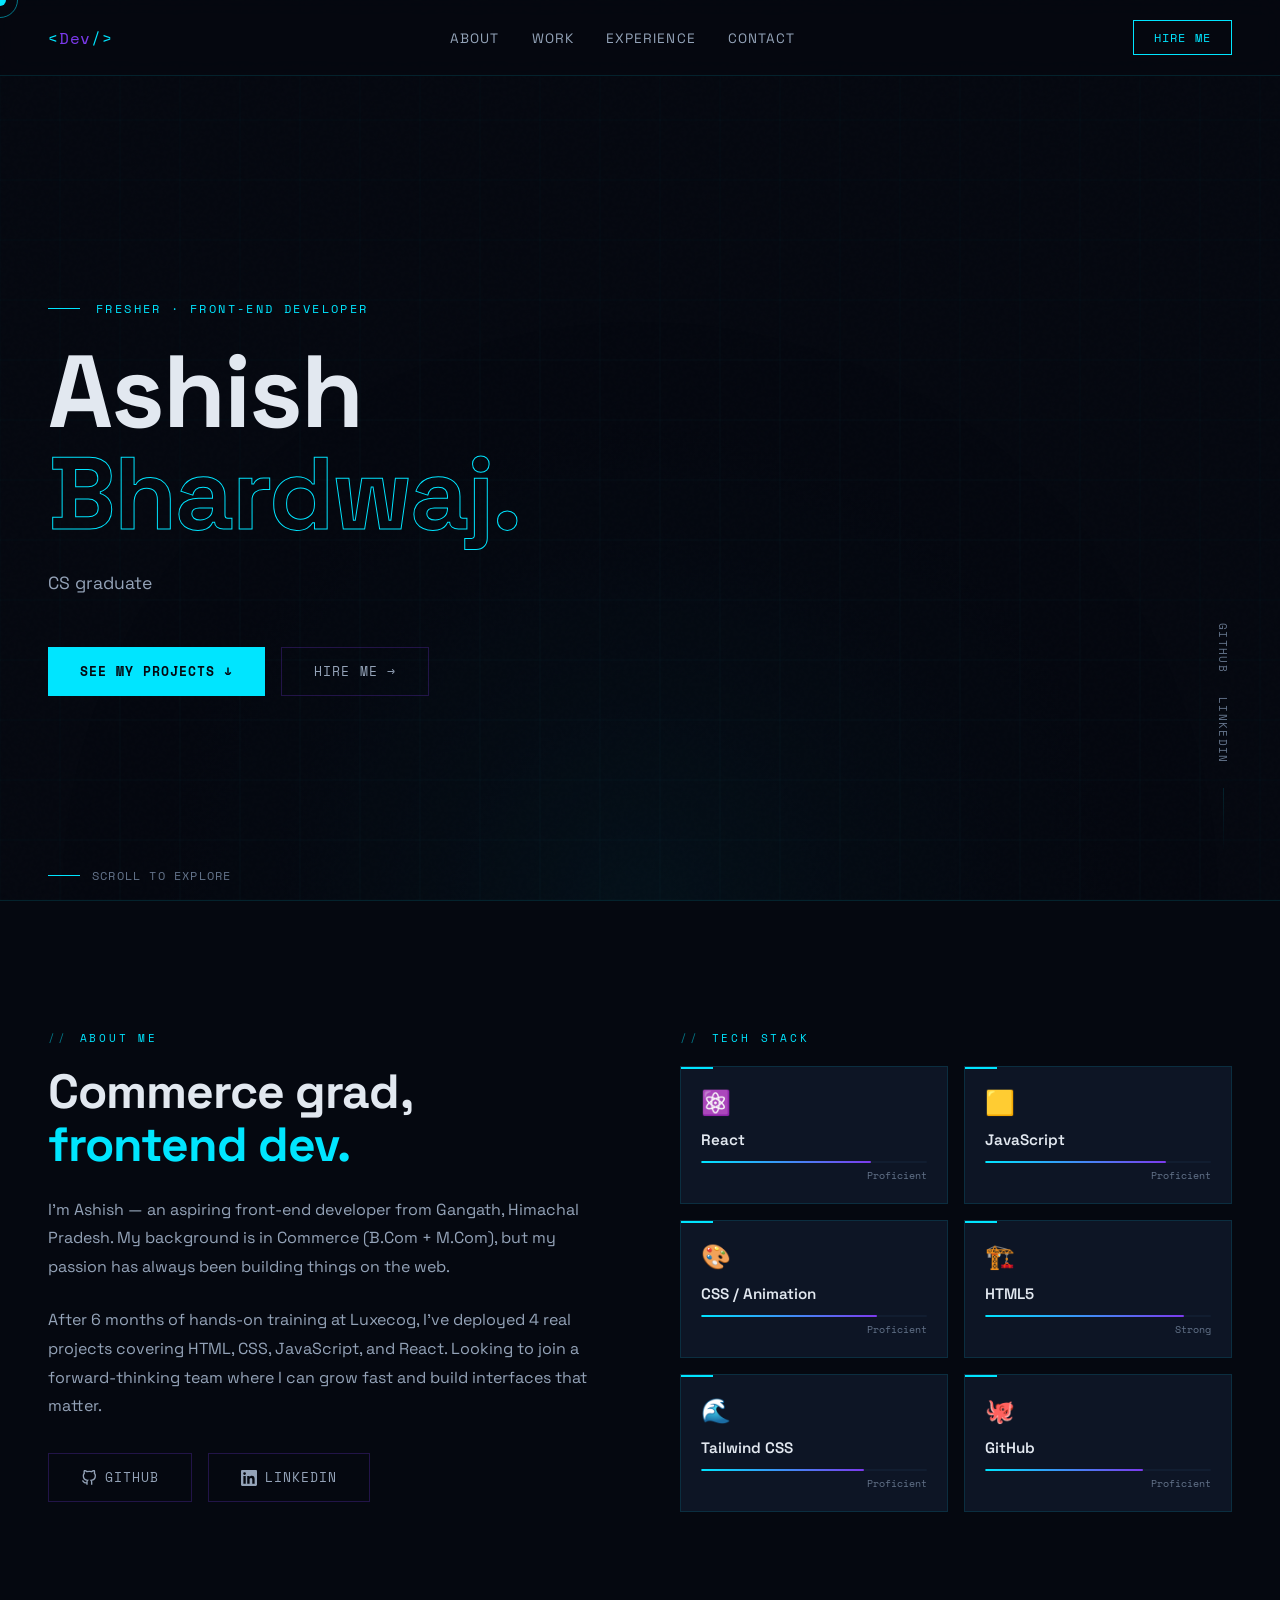
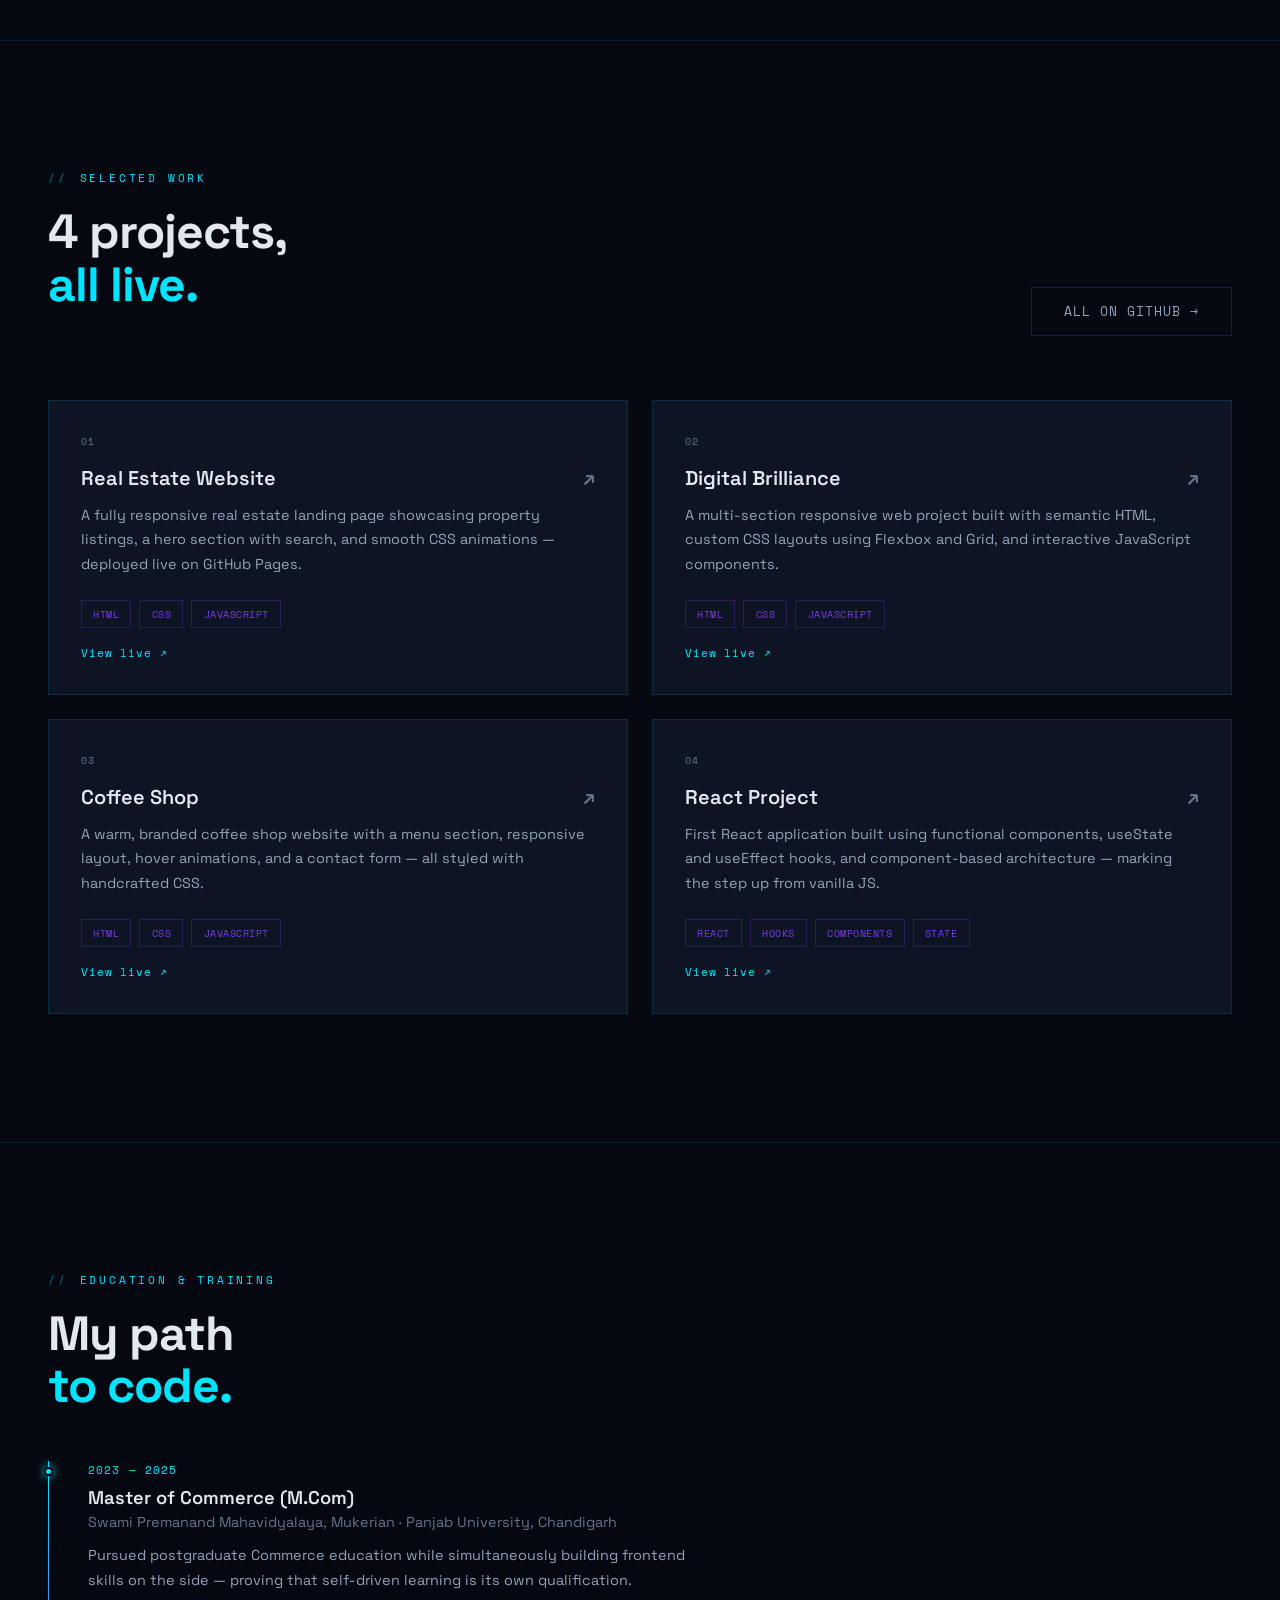
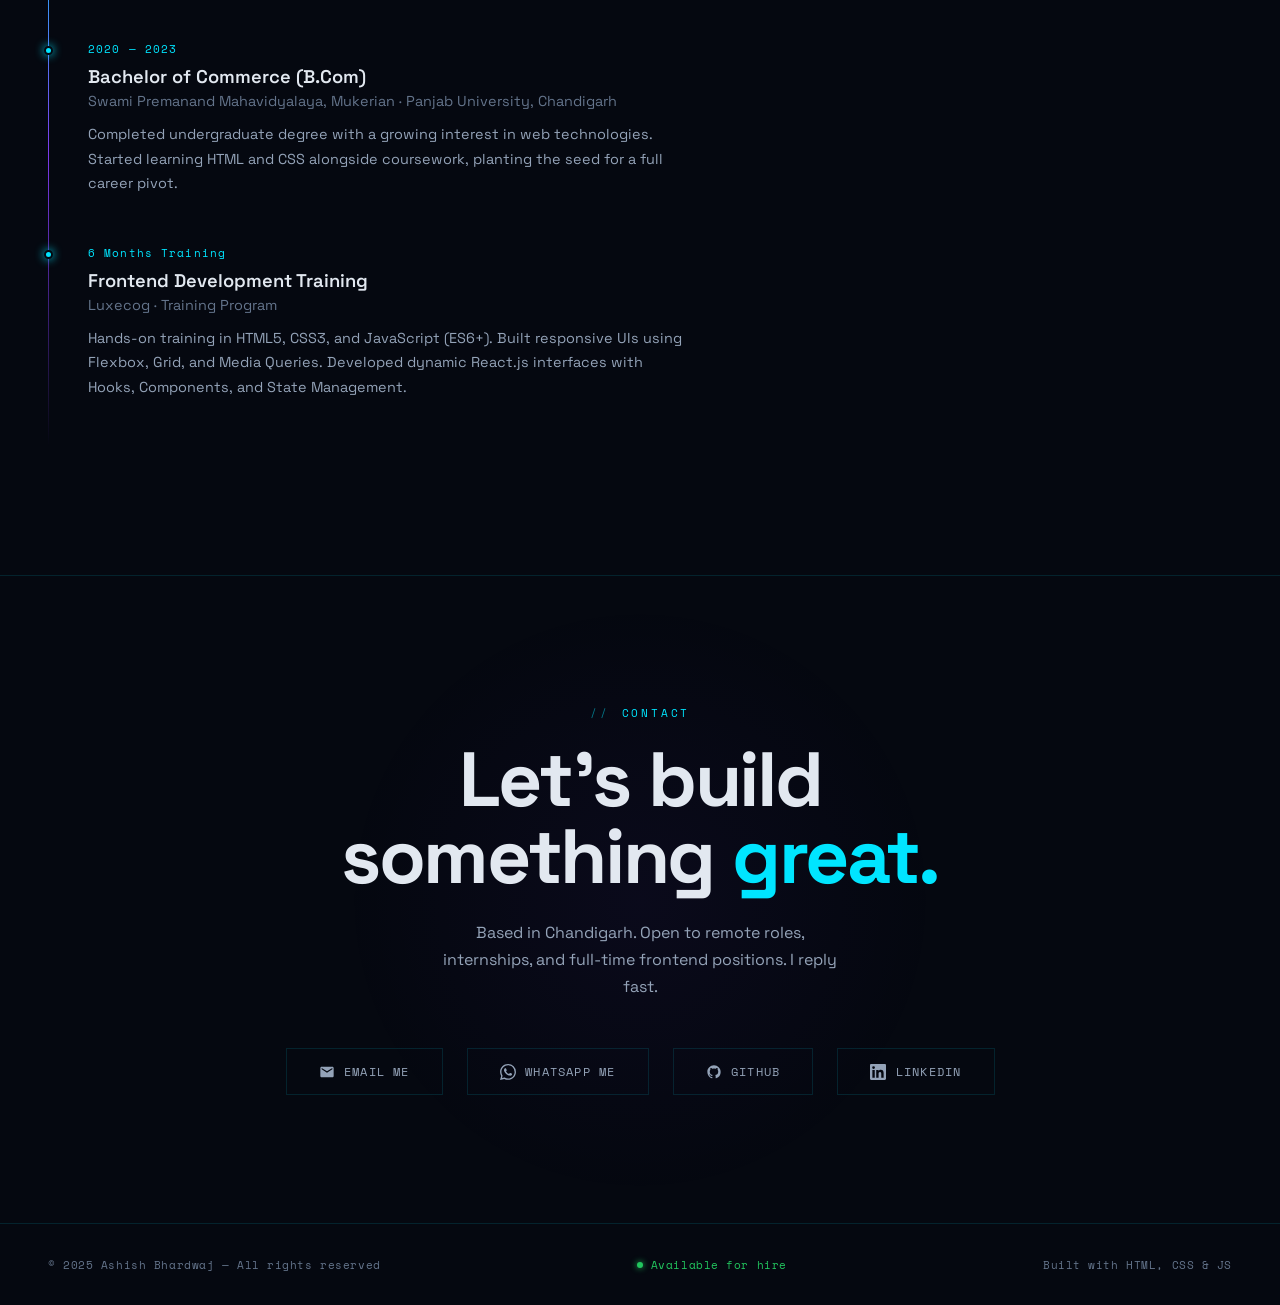
<file: index.html>
<!DOCTYPE html>
<html lang="en">
<head>
<meta charset="UTF-8">
<meta name="viewport" content="width=device-width, initial-scale=1.0">
<title>Dev Portfolio — Frontend Engineer</title>
<link href="https://fonts.googleapis.com/css2?family=Space+Grotesk:wght@300;400;500;600;700&family=Space+Mono:wght@400;700&display=swap" rel="stylesheet">
<link rel="stylesheet" href="style.css">
</head>
<body>

<div id="cursor"></div>
<div id="cursor-ring"></div>
<canvas id="grid-canvas"></canvas>

<nav>
  <a href="#" class="nav-logo">&lt;<span>Dev</span>/&gt;</a>
  <ul class="nav-links">
    <li><a href="#about">About</a></li>
    <li><a href="#projects">Work</a></li>
    <li><a href="#experience">Experience</a></li>
    <li><a href="#contact">Contact</a></li>
  </ul>
  <a href="mailto:ashishbhardwaj14022002@gmail.com" class="nav-btn">Hire me</a>
</nav>

<section class="hero" id="home">
  <div class="hero-eyebrow">Fresher · Front-End Developer</div>
  <h1 class="hero-name">
    <span class="line1">Ashish</span>
    <span class="line2">Bhardwaj.</span>
  </h1>
  <p class="hero-tagline">
    CS graduate who <strong>builds real things</strong> — 5 projects shipped using React, JavaScript & modern CSS. Ready to bring fresh energy to a great team.
  </p>
  <div class="hero-cta">
    <a href="#projects" class="btn-primary">See my projects ↓</a>
    <a href="#contact" class="btn-ghost">Hire me →</a>
  </div>

  <div class="scroll-indicator">
    <span class="scroll-line"></span>
    Scroll to explore
  </div>

  <div class="hero-socials">
    <a href="https://github.com/ashishb1224" target="_blank" rel="noopener" class="social-link">GitHub</a>
    <a href="https://www.linkedin.com/in/ashish-bhardwaj241209" target="_blank" rel="noopener" class="social-link">LinkedIn</a>
  </div>
</section>

<section class="about" id="about">
  <div class="reveal">
    <p class="section-label">About me</p>
    <h2 class="section-title">Commerce grad,<br><em>frontend dev.</em></h2>
    <p class="about-text">
      I'm Ashish — an aspiring front-end developer from Gangath, Himachal Pradesh. My background is in Commerce (B.Com + M.Com), but my passion has always been building things on the web.
    </p>
    <p class="about-text">
      After 6 months of hands-on training at Luxecog, I've deployed 4 real projects covering HTML, CSS, JavaScript, and React. Looking to join a forward-thinking team where I can grow fast and build interfaces that matter.
    </p>
    <div style="display:flex; gap:1rem; margin-top:2rem; flex-wrap:wrap;">
      <a href="https://github.com/ashishb1224" target="_blank" rel="noopener" class="btn-ghost">
        <svg width="16" height="16" viewBox="0 0 24 24" fill="none" stroke="currentColor" stroke-width="2"><path d="M9 19c-5 1.5-5-2.5-7-3m14 6v-3.87a3.37 3.37 0 0 0-.94-2.61c3.14-.35 6.44-1.54 6.44-7A5.44 5.44 0 0 0 20 4.77 5.07 5.07 0 0 0 19.91 1S18.73.65 16 2.48a13.38 13.38 0 0 0-7 0C6.27.65 5.09 1 5.09 1A5.07 5.07 0 0 0 5 4.77a5.44 5.44 0 0 0-1.5 3.78c0 5.42 3.3 6.61 6.44 7A3.37 3.37 0 0 0 9 18.13V22"/></svg>
        GitHub
      </a>
      <a href="https://www.linkedin.com/in/ashish-bhardwaj241209" target="_blank" rel="noopener" class="btn-ghost">
        <svg width="16" height="16" viewBox="0 0 24 24" fill="currentColor"><path d="M20.447 20.452h-3.554v-5.569c0-1.328-.027-3.037-1.852-3.037-1.853 0-2.136 1.445-2.136 2.939v5.667H9.351V9h3.414v1.561h.046c.477-.9 1.637-1.85 3.37-1.85 3.601 0 4.267 2.37 4.267 5.455v6.286zM5.337 7.433a2.062 2.062 0 0 1-2.063-2.065 2.064 2.064 0 1 1 2.063 2.065zm1.782 13.019H3.555V9h3.564v11.452zM22.225 0H1.771C.792 0 0 .774 0 1.729v20.542C0 23.227.792 24 1.771 24h20.451C23.2 24 24 23.227 24 22.271V1.729C24 .774 23.2 0 22.222 0h.003z"/></svg>
        LinkedIn
      </a>
    </div>
  </div>
  <div class="reveal">
    <p class="section-label">Tech stack</p>
    <div class="skills-grid">
      <div class="skill-card">
        <div class="skill-icon">⚛️</div>
        <div class="skill-name">React</div>
        <div class="skill-level"><div class="skill-level-fill" style="width:75%"></div></div>
        <div class="skill-pct">Proficient</div>
      </div>
      <div class="skill-card">
        <div class="skill-icon">🟨</div>
        <div class="skill-name">JavaScript</div>
        <div class="skill-level"><div class="skill-level-fill" style="width:80%"></div></div>
        <div class="skill-pct">Proficient</div>
      </div>
      <div class="skill-card">
        <div class="skill-icon">🎨</div>
        <div class="skill-name">CSS / Animation</div>
        <div class="skill-level"><div class="skill-level-fill" style="width:78%"></div></div>
        <div class="skill-pct">Proficient</div>
      </div>
      <div class="skill-card">
        <div class="skill-icon">🏗️</div>
        <div class="skill-name">HTML5</div>
        <div class="skill-level"><div class="skill-level-fill" style="width:88%"></div></div>
        <div class="skill-pct">Strong</div>
      </div>
      <div class="skill-card">
        <div class="skill-icon">🌊</div>
        <div class="skill-name">Tailwind CSS</div>
        <div class="skill-level"><div class="skill-level-fill" style="width:72%"></div></div>
        <div class="skill-pct">Proficient</div>
      </div>
      <div class="skill-card">
        <div class="skill-icon">🐙</div>
        <div class="skill-name">GitHub</div>
        <div class="skill-level"><div class="skill-level-fill" style="width:70%"></div></div>
        <div class="skill-pct">Proficient</div>
      </div>

    </div>
  </div>
</section>

<section class="projects" id="projects">
  <div class="projects-header reveal">
    <div>
      <p class="section-label">Selected work</p>
      <h2 class="section-title">4 projects,<br><em>all live.</em></h2>
    </div>
    <a href="https://github.com/ashishb1224" target="_blank" rel="noopener" class="btn-ghost">All on GitHub →</a>
  </div>
  <div class="projects-grid" style="grid-template-columns: repeat(2, 1fr);">
    <div class="project-card reveal">
      <div class="project-num">01</div>
      <div class="project-title">
        <span>Real Estate Website</span>
        <span class="project-arrow">↗</span>
      </div>
      <p class="project-desc">A fully responsive real estate landing page showcasing property listings, a hero section with search, and smooth CSS animations — deployed live on GitHub Pages.</p>
      <div class="project-tags">
        <span class="tag">HTML</span>
        <span class="tag">CSS</span>
        <span class="tag">JavaScript</span>
      </div>
      <a href="https://ashishb1224.github.io/Realestate/" target="_blank" rel="noopener" style="display:inline-flex;align-items:center;gap:0.4rem;margin-top:1rem;font-family:'Space Mono',monospace;font-size:0.7rem;color:var(--cyan);text-decoration:none;letter-spacing:0.08em;">View live ↗</a>
    </div>
    <div class="project-card reveal">
      <div class="project-num">02</div>
      <div class="project-title">
        <span>Digital Brilliance</span>
        <span class="project-arrow">↗</span>
      </div>
      <p class="project-desc">A multi-section responsive web project built with semantic HTML, custom CSS layouts using Flexbox and Grid, and interactive JavaScript components.</p>
      <div class="project-tags">
        <span class="tag">HTML</span>
        <span class="tag">CSS</span>
        <span class="tag">JavaScript</span>
      </div>
      <a href="https://ashishb1224.github.io/NewProject/" target="_blank" rel="noopener" style="display:inline-flex;align-items:center;gap:0.4rem;margin-top:1rem;font-family:'Space Mono',monospace;font-size:0.7rem;color:var(--cyan);text-decoration:none;letter-spacing:0.08em;">View live ↗</a>
    </div>
    <div class="project-card reveal">
      <div class="project-num">03</div>
      <div class="project-title">
        <span>Coffee Shop</span>
        <span class="project-arrow">↗</span>
      </div>
      <p class="project-desc">A warm, branded coffee shop website with a menu section, responsive layout, hover animations, and a contact form — all styled with handcrafted CSS.</p>
      <div class="project-tags">
        <span class="tag">HTML</span>
        <span class="tag">CSS</span>
        <span class="tag">JavaScript</span>
      </div>
      <a href="https://ashishb1224.github.io/Coffeeshop/" target="_blank" rel="noopener" style="display:inline-flex;align-items:center;gap:0.4rem;margin-top:1rem;font-family:'Space Mono',monospace;font-size:0.7rem;color:var(--cyan);text-decoration:none;letter-spacing:0.08em;">View live ↗</a>
    </div>
    <div class="project-card reveal">
      <div class="project-num">04</div>
      <div class="project-title">
        <span>React Project</span>
        <span class="project-arrow">↗</span>
      </div>
      <p class="project-desc">First React application built using functional components, useState and useEffect hooks, and component-based architecture — marking the step up from vanilla JS.</p>
      <div class="project-tags">
        <span class="tag">React</span>
        <span class="tag">Hooks</span>
        <span class="tag">Components</span>
        <span class="tag">State</span>
      </div>
      <a href="https://ashishb1224.github.io/ReactProject1/" target="_blank" rel="noopener" style="display:inline-flex;align-items:center;gap:0.4rem;margin-top:1rem;font-family:'Space Mono',monospace;font-size:0.7rem;color:var(--cyan);text-decoration:none;letter-spacing:0.08em;">View live ↗</a>
    </div>
  </div>
</section>

<section class="experience" id="experience">
  <div class="reveal">
    <p class="section-label">Education & Training</p>
    <h2 class="section-title">My path<br><em>to code.</em></h2>
  </div>
  <div class="timeline">
    <div class="timeline-item reveal">
      <div class="timeline-date">2023 — 2025</div>
      <div class="timeline-role">Master of Commerce (M.Com)</div>
      <div class="timeline-company">Swami Premanand Mahavidyalaya, Mukerian · Panjab University, Chandigarh</div>
      <p class="timeline-desc">Pursued postgraduate Commerce education while simultaneously building frontend skills on the side — proving that self-driven learning is its own qualification.</p>
    </div>
    <div class="timeline-item reveal">
      <div class="timeline-date">2020 — 2023</div>
      <div class="timeline-role">Bachelor of Commerce (B.Com)</div>
      <div class="timeline-company">Swami Premanand Mahavidyalaya, Mukerian · Panjab University, Chandigarh</div>
      <p class="timeline-desc">Completed undergraduate degree with a growing interest in web technologies. Started learning HTML and CSS alongside coursework, planting the seed for a full career pivot.</p>
    </div>
    <div class="timeline-item reveal">
      <div class="timeline-date">6 Months Training</div>
      <div class="timeline-role">Frontend Development Training</div>
      <div class="timeline-company">Luxecog · Training Program</div>
      <p class="timeline-desc">Hands-on training in HTML5, CSS3, and JavaScript (ES6+). Built responsive UIs using Flexbox, Grid, and Media Queries. Developed dynamic React.js interfaces with Hooks, Components, and State Management.</p>
    </div>
  </div>
</section>

<section class="contact" id="contact">
  <p class="section-label reveal" style="justify-content:center">Contact</p>
  <h2 class="contact-heading reveal">Let's build<br>something <span>great.</span></h2>
  <p class="contact-sub reveal">Based in Chandigarh. Open to remote roles, internships, and full-time frontend positions. I reply fast.</p>
  <div class="contact-links reveal">
    <a href="mailto:ashishbhardwaj14022002@gmail.com?subject=Regarding%20Frontend%20Developer%20Position" class="contact-link">
      <svg viewBox="0 0 24 24"><path d="M20 4H4c-1.1 0-2 .9-2 2v12c0 1.1.9 2 2 2h16c1.1 0 2-.9 2-2V6c0-1.1-.9-2-2-2zm0 4l-8 5-8-5V6l8 5 8-5v2z"/></svg>
      Email me
    </a>
    <a href="https://wa.me/917018519829" target="_blank" rel="noopener" class="contact-link">
      <svg viewBox="0 0 24 24" fill="currentColor"><path d="M17.472 14.382c-.297-.149-1.758-.867-2.03-.967-.273-.099-.471-.148-.67.15-.197.297-.767.966-.94 1.164-.173.199-.347.223-.644.075-.297-.15-1.255-.463-2.39-1.475-.883-.788-1.48-1.761-1.653-2.059-.173-.297-.018-.458.13-.606.134-.133.298-.347.446-.52.149-.174.198-.298.298-.497.099-.198.05-.371-.025-.52-.075-.149-.669-1.612-.916-2.207-.242-.579-.487-.5-.669-.51-.173-.008-.371-.01-.57-.01-.198 0-.52.074-.792.372-.272.297-1.04 1.016-1.04 2.479 0 1.462 1.065 2.875 1.213 3.074.149.198 2.096 3.2 5.077 4.487.709.306 1.262.489 1.694.625.712.227 1.36.195 1.871.118.571-.085 1.758-.719 2.006-1.413.248-.694.248-1.289.173-1.413-.074-.124-.272-.198-.57-.347m-5.421 7.403h-.004a9.87 9.87 0 0 1-5.031-1.378l-.361-.214-3.741.982.998-3.648-.235-.374a9.86 9.86 0 0 1-1.51-5.26c.001-5.45 4.436-9.884 9.888-9.884 2.64 0 5.122 1.03 6.988 2.898a9.825 9.825 0 0 1 2.893 6.994c-.003 5.45-4.437 9.884-9.885 9.884m8.413-18.297A11.815 11.815 0 0 0 12.05 0C5.495 0 .16 5.335.157 11.892c0 2.096.547 4.142 1.588 5.945L.057 24l6.305-1.654a11.882 11.882 0 0 0 5.683 1.448h.005c6.554 0 11.89-5.335 11.893-11.893a11.821 11.821 0 0 0-3.48-8.413z"/></svg>
      WhatsApp me
    </a>
    <a href="https://github.com/ashishb1224" target="_blank" rel="noopener" class="contact-link">
      <svg viewBox="0 0 24 24"><path d="M12 2C6.477 2 2 6.484 2 12.017c0 4.425 2.865 8.18 6.839 9.504.5.092.682-.217.682-.483 0-.237-.008-.868-.013-1.703-2.782.605-3.369-1.343-3.369-1.343-.454-1.158-1.11-1.466-1.11-1.466-.908-.62.069-.608.069-.608 1.003.07 1.531 1.032 1.531 1.032.892 1.53 2.341 1.088 2.91.832.092-.647.35-1.088.636-1.338-2.22-.253-4.555-1.113-4.555-4.951 0-1.093.39-1.988 1.029-2.688-.103-.253-.446-1.272.098-2.65 0 0 .84-.27 2.75 1.026A9.564 9.564 0 0 1 12 6.844a9.59 9.59 0 0 1 2.504.337c1.909-1.296 2.747-1.027 2.747-1.027.546 1.379.202 2.398.1 2.651.64.7 1.028 1.595 1.028 2.688 0 3.848-2.339 4.695-4.566 4.943.359.309.678.92.678 1.855 0 1.338-.012 2.419-.012 2.747 0 .268.18.58.688.482A10.019 10.019 0 0 0 22 12.017C22 6.484 17.522 2 12 2z"/></svg>
      GitHub
    </a>
    <a href="https://www.linkedin.com/in/ashish-bhardwaj241209" target="_blank" rel="noopener" class="contact-link">
      <svg viewBox="0 0 24 24"><path d="M20.447 20.452h-3.554v-5.569c0-1.328-.027-3.037-1.852-3.037-1.853 0-2.136 1.445-2.136 2.939v5.667H9.351V9h3.414v1.561h.046c.477-.9 1.637-1.85 3.37-1.85 3.601 0 4.267 2.37 4.267 5.455v6.286zM5.337 7.433a2.062 2.062 0 0 1-2.063-2.065 2.064 2.064 0 1 1 2.063 2.065zm1.782 13.019H3.555V9h3.564v11.452zM22.225 0H1.771C.792 0 0 .774 0 1.729v20.542C0 23.227.792 24 1.771 24h20.451C23.2 24 24 23.227 24 22.271V1.729C24 .774 23.2 0 22.222 0h.003z"/></svg>
      LinkedIn
    </a>
  </div>
</section>

<footer>
  <span>© 2025 Ashish Bhardwaj — All rights reserved</span>
  <div class="footer-status">Available for hire</div>
  <span>Built with HTML, CSS & JS</span>
</footer>
</body>
<script src="script.js"></script> 
</html>
</file>
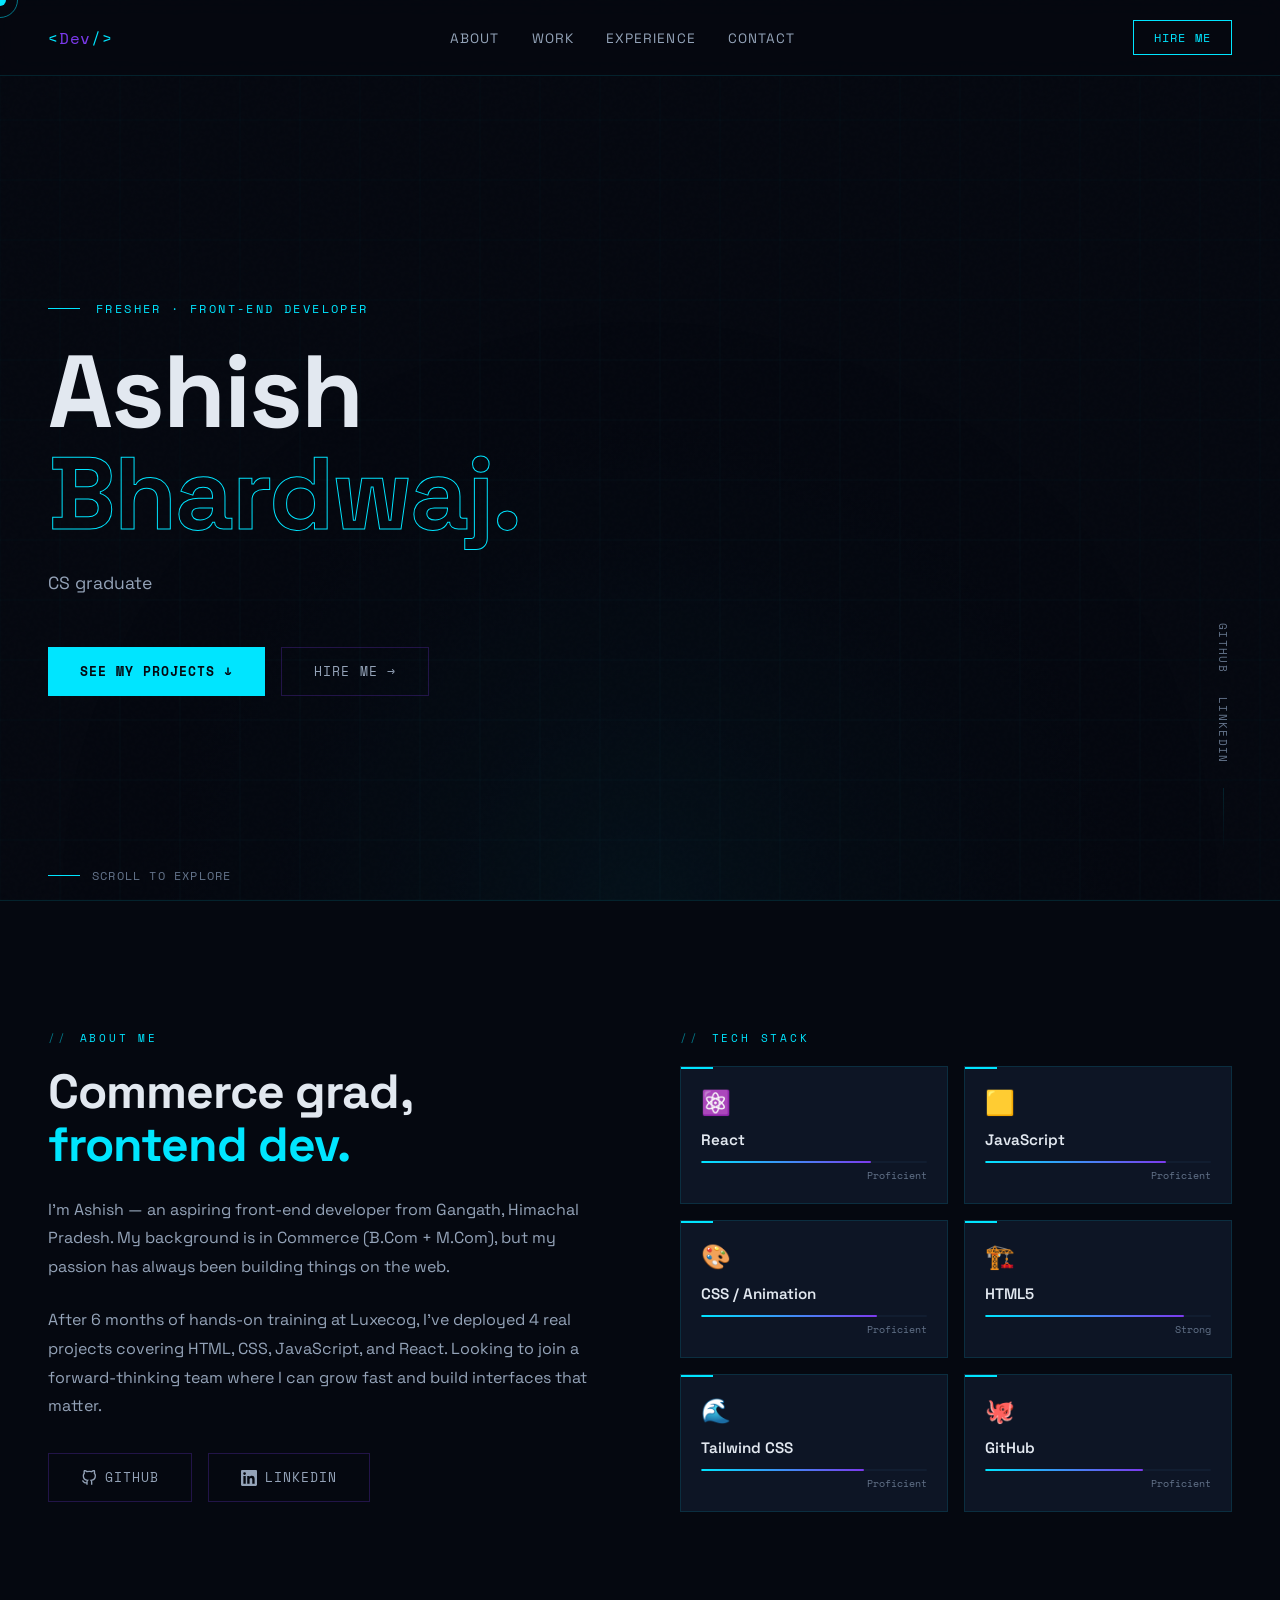
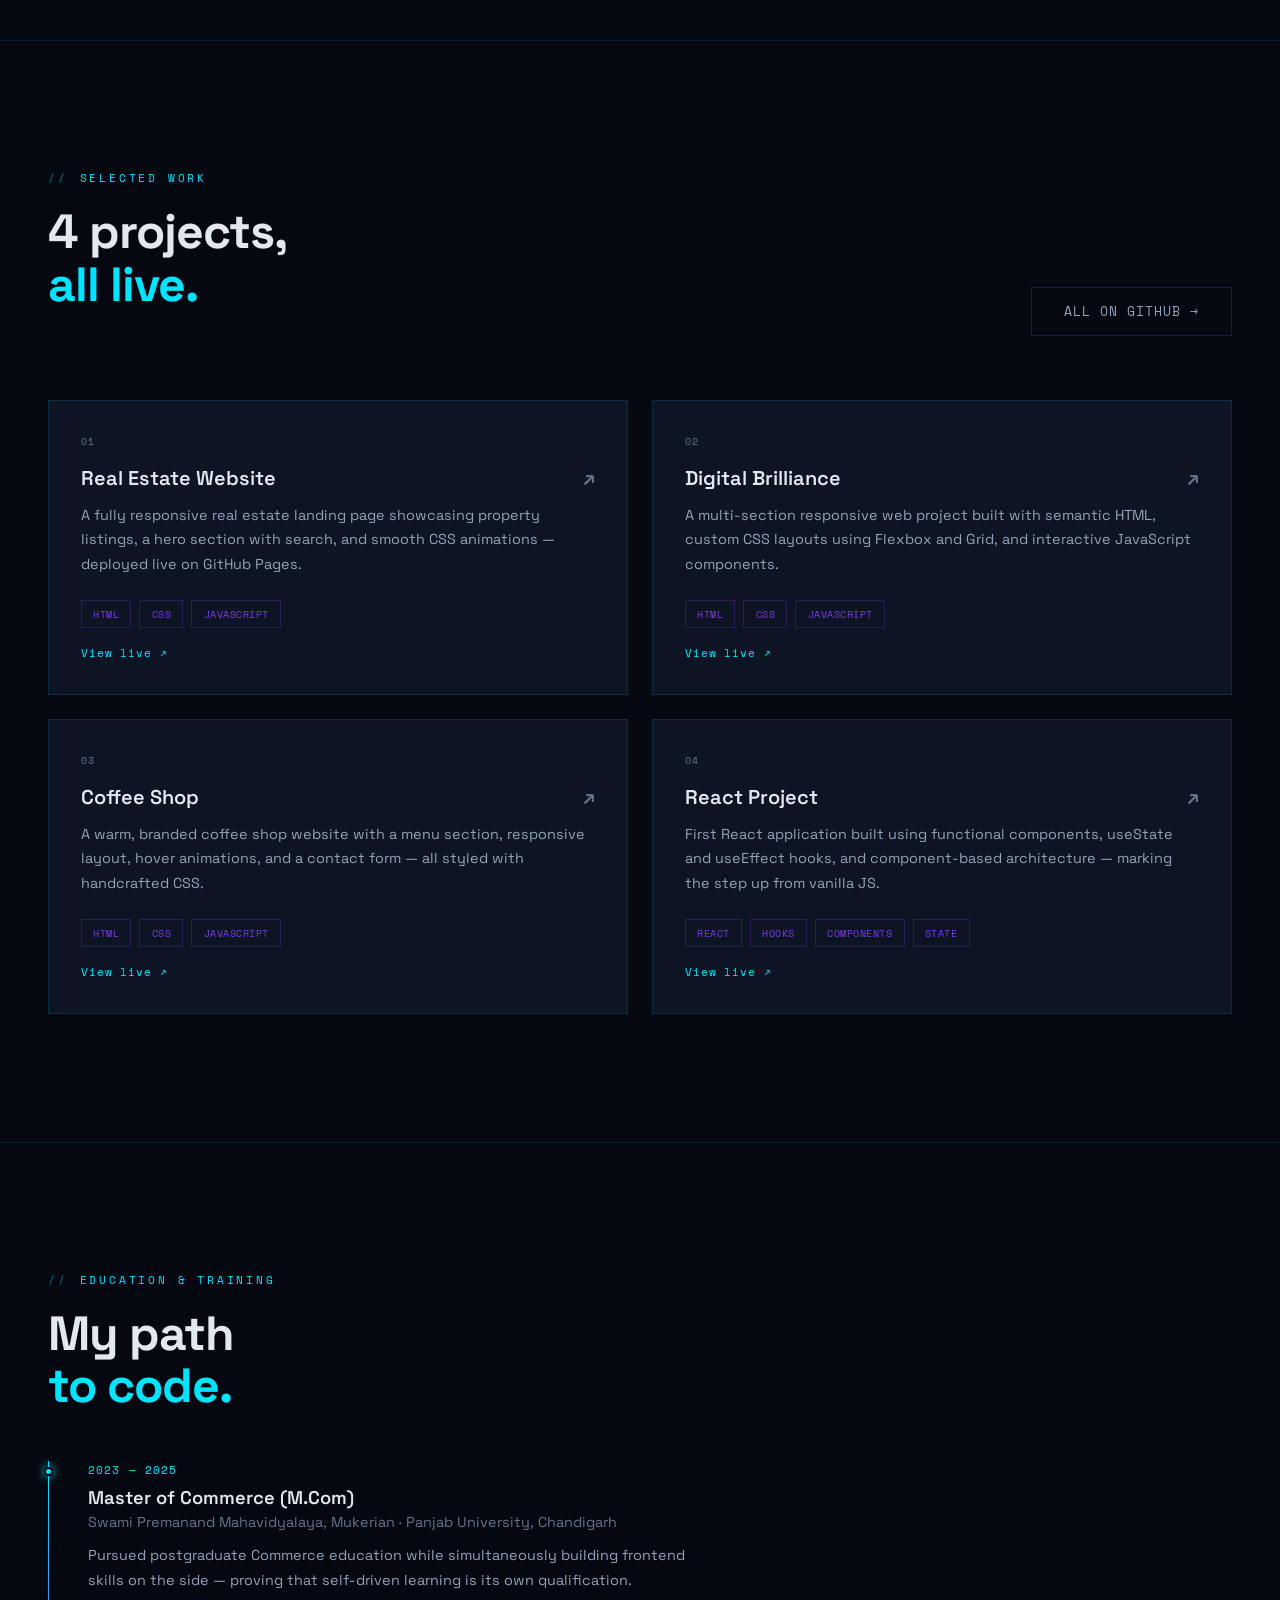
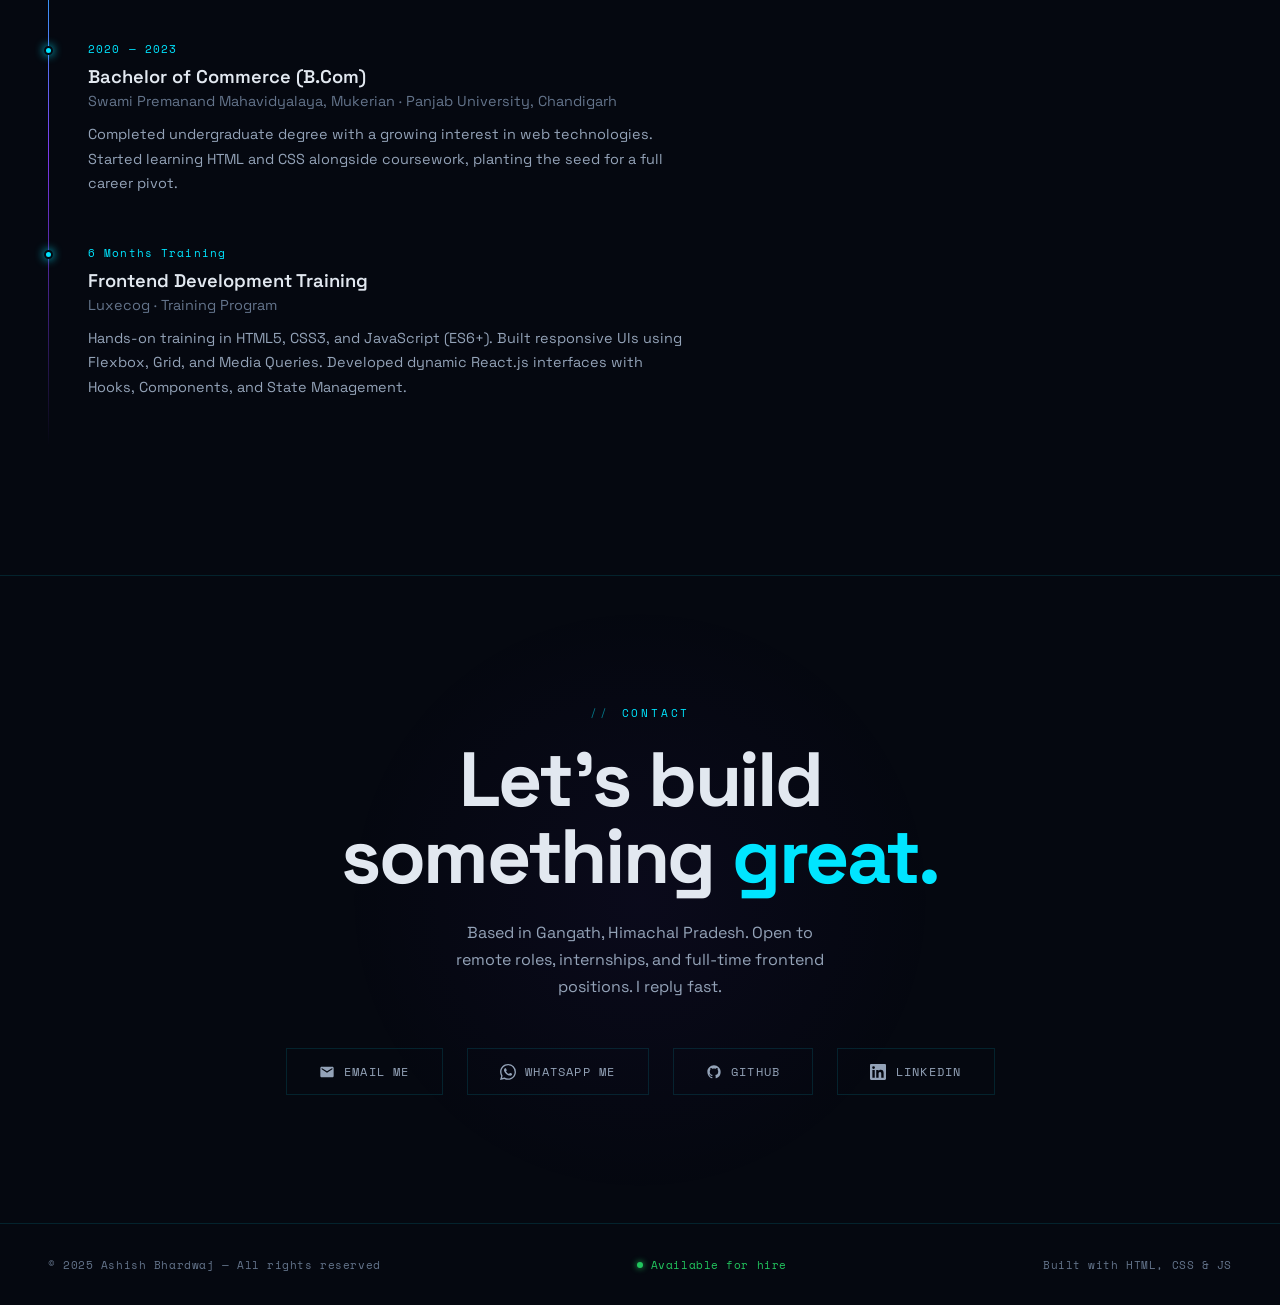
<file: portfolio.html>
<!DOCTYPE html>
<html lang="en">
<head>
<meta charset="UTF-8">
<meta name="viewport" content="width=device-width, initial-scale=1.0">
<title>Dev Portfolio — Frontend Engineer</title>
<link href="https://fonts.googleapis.com/css2?family=Space+Grotesk:wght@300;400;500;600;700&family=Space+Mono:wght@400;700&display=swap" rel="stylesheet">
<link rel="stylesheet" href="style.css">
</head>
<body>

<div id="cursor"></div>
<div id="cursor-ring"></div>
<canvas id="grid-canvas"></canvas>

<nav>
  <a href="#" class="nav-logo">&lt;<span>Dev</span>/&gt;</a>
  <ul class="nav-links">
    <li><a href="#about">About</a></li>
    <li><a href="#projects">Work</a></li>
    <li><a href="#experience">Experience</a></li>
    <li><a href="#contact">Contact</a></li>
  </ul>
  <a href="mailto:ashishbhardwaj14022002@gmail.com" class="nav-btn">Hire me</a>
</nav>

<section class="hero" id="home">
  <div class="hero-eyebrow">Fresher · Front-End Developer</div>
  <h1 class="hero-name">
    <span class="line1">Ashish</span>
    <span class="line2">Bhardwaj.</span>
  </h1>
  <p class="hero-tagline">
    CS graduate who <strong>builds real things</strong> — 5 projects shipped using React, JavaScript & modern CSS. Ready to bring fresh energy to a great team.
  </p>
  <div class="hero-cta">
    <a href="#projects" class="btn-primary">See my projects ↓</a>
    <a href="#contact" class="btn-ghost">Hire me →</a>
  </div>

  <div class="scroll-indicator">
    <span class="scroll-line"></span>
    Scroll to explore
  </div>

  <div class="hero-socials">
    <a href="https://github.com/ashishb1224" target="_blank" rel="noopener" class="social-link">GitHub</a>
    <a href="https://linkedin.com/in/ashishbhardwaj" target="_blank" rel="noopener" class="social-link">LinkedIn</a>
  </div>
</section>

<section class="about" id="about">
  <div class="reveal">
    <p class="section-label">About me</p>
    <h2 class="section-title">Commerce grad,<br><em>frontend dev.</em></h2>
    <p class="about-text">
      I'm Ashish — an aspiring front-end developer from Gangath, Himachal Pradesh. My background is in Commerce (B.Com + M.Com), but my passion has always been building things on the web.
    </p>
    <p class="about-text">
      After 6 months of hands-on training at Luxecog, I've deployed 4 real projects covering HTML, CSS, JavaScript, and React. Looking to join a forward-thinking team where I can grow fast and build interfaces that matter.
    </p>
    <div style="display:flex; gap:1rem; margin-top:2rem; flex-wrap:wrap;">
      <a href="https://github.com/ashishb1224" target="_blank" rel="noopener" class="btn-ghost">
        <svg width="16" height="16" viewBox="0 0 24 24" fill="none" stroke="currentColor" stroke-width="2"><path d="M9 19c-5 1.5-5-2.5-7-3m14 6v-3.87a3.37 3.37 0 0 0-.94-2.61c3.14-.35 6.44-1.54 6.44-7A5.44 5.44 0 0 0 20 4.77 5.07 5.07 0 0 0 19.91 1S18.73.65 16 2.48a13.38 13.38 0 0 0-7 0C6.27.65 5.09 1 5.09 1A5.07 5.07 0 0 0 5 4.77a5.44 5.44 0 0 0-1.5 3.78c0 5.42 3.3 6.61 6.44 7A3.37 3.37 0 0 0 9 18.13V22"/></svg>
        GitHub
      </a>
      <a href="https://linkedin.com/in/ashishbhardwaj" target="_blank" rel="noopener" class="btn-ghost">
        <svg width="16" height="16" viewBox="0 0 24 24" fill="currentColor"><path d="M20.447 20.452h-3.554v-5.569c0-1.328-.027-3.037-1.852-3.037-1.853 0-2.136 1.445-2.136 2.939v5.667H9.351V9h3.414v1.561h.046c.477-.9 1.637-1.85 3.37-1.85 3.601 0 4.267 2.37 4.267 5.455v6.286zM5.337 7.433a2.062 2.062 0 0 1-2.063-2.065 2.064 2.064 0 1 1 2.063 2.065zm1.782 13.019H3.555V9h3.564v11.452zM22.225 0H1.771C.792 0 0 .774 0 1.729v20.542C0 23.227.792 24 1.771 24h20.451C23.2 24 24 23.227 24 22.271V1.729C24 .774 23.2 0 22.222 0h.003z"/></svg>
        LinkedIn
      </a>
    </div>
  </div>
  <div class="reveal">
    <p class="section-label">Tech stack</p>
    <div class="skills-grid">
      <div class="skill-card">
        <div class="skill-icon">⚛️</div>
        <div class="skill-name">React</div>
        <div class="skill-level"><div class="skill-level-fill" style="width:75%"></div></div>
        <div class="skill-pct">Proficient</div>
      </div>
      <div class="skill-card">
        <div class="skill-icon">🟨</div>
        <div class="skill-name">JavaScript</div>
        <div class="skill-level"><div class="skill-level-fill" style="width:80%"></div></div>
        <div class="skill-pct">Proficient</div>
      </div>
      <div class="skill-card">
        <div class="skill-icon">🎨</div>
        <div class="skill-name">CSS / Animation</div>
        <div class="skill-level"><div class="skill-level-fill" style="width:78%"></div></div>
        <div class="skill-pct">Proficient</div>
      </div>
      <div class="skill-card">
        <div class="skill-icon">🏗️</div>
        <div class="skill-name">HTML5</div>
        <div class="skill-level"><div class="skill-level-fill" style="width:88%"></div></div>
        <div class="skill-pct">Strong</div>
      </div>
      <div class="skill-card">
        <div class="skill-icon">🌊</div>
        <div class="skill-name">Tailwind CSS</div>
        <div class="skill-level"><div class="skill-level-fill" style="width:72%"></div></div>
        <div class="skill-pct">Proficient</div>
      </div>
      <div class="skill-card">
        <div class="skill-icon">🐙</div>
        <div class="skill-name">GitHub</div>
        <div class="skill-level"><div class="skill-level-fill" style="width:70%"></div></div>
        <div class="skill-pct">Proficient</div>
      </div>

    </div>
  </div>
</section>

<section class="projects" id="projects">
  <div class="projects-header reveal">
    <div>
      <p class="section-label">Selected work</p>
      <h2 class="section-title">4 projects,<br><em>all live.</em></h2>
    </div>
    <a href="https://github.com/ashishb1224" target="_blank" rel="noopener" class="btn-ghost">All on GitHub →</a>
  </div>
  <div class="projects-grid" style="grid-template-columns: repeat(2, 1fr);">
    <div class="project-card reveal">
      <div class="project-num">01</div>
      <div class="project-title">
        <span>Real Estate Website</span>
        <span class="project-arrow">↗</span>
      </div>
      <p class="project-desc">A fully responsive real estate landing page showcasing property listings, a hero section with search, and smooth CSS animations — deployed live on GitHub Pages.</p>
      <div class="project-tags">
        <span class="tag">HTML</span>
        <span class="tag">CSS</span>
        <span class="tag">JavaScript</span>
      </div>
      <a href="https://ashishb1224.github.io/Realestate/" target="_blank" rel="noopener" style="display:inline-flex;align-items:center;gap:0.4rem;margin-top:1rem;font-family:'Space Mono',monospace;font-size:0.7rem;color:var(--cyan);text-decoration:none;letter-spacing:0.08em;">View live ↗</a>
    </div>
    <div class="project-card reveal">
      <div class="project-num">02</div>
      <div class="project-title">
        <span>Digital Brilliance</span>
        <span class="project-arrow">↗</span>
      </div>
      <p class="project-desc">A multi-section responsive web project built with semantic HTML, custom CSS layouts using Flexbox and Grid, and interactive JavaScript components.</p>
      <div class="project-tags">
        <span class="tag">HTML</span>
        <span class="tag">CSS</span>
        <span class="tag">JavaScript</span>
      </div>
      <a href="https://ashishb1224.github.io/NewProject/" target="_blank" rel="noopener" style="display:inline-flex;align-items:center;gap:0.4rem;margin-top:1rem;font-family:'Space Mono',monospace;font-size:0.7rem;color:var(--cyan);text-decoration:none;letter-spacing:0.08em;">View live ↗</a>
    </div>
    <div class="project-card reveal">
      <div class="project-num">03</div>
      <div class="project-title">
        <span>Coffee Shop</span>
        <span class="project-arrow">↗</span>
      </div>
      <p class="project-desc">A warm, branded coffee shop website with a menu section, responsive layout, hover animations, and a contact form — all styled with handcrafted CSS.</p>
      <div class="project-tags">
        <span class="tag">HTML</span>
        <span class="tag">CSS</span>
        <span class="tag">JavaScript</span>
      </div>
      <a href="https://ashishb1224.github.io/Coffeeshop/" target="_blank" rel="noopener" style="display:inline-flex;align-items:center;gap:0.4rem;margin-top:1rem;font-family:'Space Mono',monospace;font-size:0.7rem;color:var(--cyan);text-decoration:none;letter-spacing:0.08em;">View live ↗</a>
    </div>
    <div class="project-card reveal">
      <div class="project-num">04</div>
      <div class="project-title">
        <span>React Project</span>
        <span class="project-arrow">↗</span>
      </div>
      <p class="project-desc">First React application built using functional components, useState and useEffect hooks, and component-based architecture — marking the step up from vanilla JS.</p>
      <div class="project-tags">
        <span class="tag">React</span>
        <span class="tag">Hooks</span>
        <span class="tag">Components</span>
        <span class="tag">State</span>
      </div>
      <a href="https://ashishb1224.github.io/ReactProject1/" target="_blank" rel="noopener" style="display:inline-flex;align-items:center;gap:0.4rem;margin-top:1rem;font-family:'Space Mono',monospace;font-size:0.7rem;color:var(--cyan);text-decoration:none;letter-spacing:0.08em;">View live ↗</a>
    </div>
  </div>
</section>

<section class="experience" id="experience">
  <div class="reveal">
    <p class="section-label">Education & Training</p>
    <h2 class="section-title">My path<br><em>to code.</em></h2>
  </div>
  <div class="timeline">
    <div class="timeline-item reveal">
      <div class="timeline-date">2023 — 2025</div>
      <div class="timeline-role">Master of Commerce (M.Com)</div>
      <div class="timeline-company">Swami Premanand Mahavidyalaya, Mukerian · Panjab University, Chandigarh</div>
      <p class="timeline-desc">Pursued postgraduate Commerce education while simultaneously building frontend skills on the side — proving that self-driven learning is its own qualification.</p>
    </div>
    <div class="timeline-item reveal">
      <div class="timeline-date">2020 — 2023</div>
      <div class="timeline-role">Bachelor of Commerce (B.Com)</div>
      <div class="timeline-company">Swami Premanand Mahavidyalaya, Mukerian · Panjab University, Chandigarh</div>
      <p class="timeline-desc">Completed undergraduate degree with a growing interest in web technologies. Started learning HTML and CSS alongside coursework, planting the seed for a full career pivot.</p>
    </div>
    <div class="timeline-item reveal">
      <div class="timeline-date">6 Months Training</div>
      <div class="timeline-role">Frontend Development Training</div>
      <div class="timeline-company">Luxecog · Training Program</div>
      <p class="timeline-desc">Hands-on training in HTML5, CSS3, and JavaScript (ES6+). Built responsive UIs using Flexbox, Grid, and Media Queries. Developed dynamic React.js interfaces with Hooks, Components, and State Management.</p>
    </div>
  </div>
</section>

<section class="contact" id="contact">
  <p class="section-label reveal" style="justify-content:center">Contact</p>
  <h2 class="contact-heading reveal">Let's build<br>something <span>great.</span></h2>
  <p class="contact-sub reveal">Based in Gangath, Himachal Pradesh. Open to remote roles, internships, and full-time frontend positions. I reply fast.</p>
  <div class="contact-links reveal">
    <a href="mailto:ashishbhardwaj14022002@gmail.com" class="contact-link">
      <svg viewBox="0 0 24 24"><path d="M20 4H4c-1.1 0-2 .9-2 2v12c0 1.1.9 2 2 2h16c1.1 0 2-.9 2-2V6c0-1.1-.9-2-2-2zm0 4l-8 5-8-5V6l8 5 8-5v2z"/></svg>
      Email me
    </a>
    <a href="https://wa.me/917018519829" target="_blank" rel="noopener" class="contact-link">
      <svg viewBox="0 0 24 24" fill="currentColor"><path d="M17.472 14.382c-.297-.149-1.758-.867-2.03-.967-.273-.099-.471-.148-.67.15-.197.297-.767.966-.94 1.164-.173.199-.347.223-.644.075-.297-.15-1.255-.463-2.39-1.475-.883-.788-1.48-1.761-1.653-2.059-.173-.297-.018-.458.13-.606.134-.133.298-.347.446-.52.149-.174.198-.298.298-.497.099-.198.05-.371-.025-.52-.075-.149-.669-1.612-.916-2.207-.242-.579-.487-.5-.669-.51-.173-.008-.371-.01-.57-.01-.198 0-.52.074-.792.372-.272.297-1.04 1.016-1.04 2.479 0 1.462 1.065 2.875 1.213 3.074.149.198 2.096 3.2 5.077 4.487.709.306 1.262.489 1.694.625.712.227 1.36.195 1.871.118.571-.085 1.758-.719 2.006-1.413.248-.694.248-1.289.173-1.413-.074-.124-.272-.198-.57-.347m-5.421 7.403h-.004a9.87 9.87 0 0 1-5.031-1.378l-.361-.214-3.741.982.998-3.648-.235-.374a9.86 9.86 0 0 1-1.51-5.26c.001-5.45 4.436-9.884 9.888-9.884 2.64 0 5.122 1.03 6.988 2.898a9.825 9.825 0 0 1 2.893 6.994c-.003 5.45-4.437 9.884-9.885 9.884m8.413-18.297A11.815 11.815 0 0 0 12.05 0C5.495 0 .16 5.335.157 11.892c0 2.096.547 4.142 1.588 5.945L.057 24l6.305-1.654a11.882 11.882 0 0 0 5.683 1.448h.005c6.554 0 11.89-5.335 11.893-11.893a11.821 11.821 0 0 0-3.48-8.413z"/></svg>
      WhatsApp me
    </a>
    <a href="https://github.com/ashishb1224" target="_blank" rel="noopener" class="contact-link">
      <svg viewBox="0 0 24 24"><path d="M12 2C6.477 2 2 6.484 2 12.017c0 4.425 2.865 8.18 6.839 9.504.5.092.682-.217.682-.483 0-.237-.008-.868-.013-1.703-2.782.605-3.369-1.343-3.369-1.343-.454-1.158-1.11-1.466-1.11-1.466-.908-.62.069-.608.069-.608 1.003.07 1.531 1.032 1.531 1.032.892 1.53 2.341 1.088 2.91.832.092-.647.35-1.088.636-1.338-2.22-.253-4.555-1.113-4.555-4.951 0-1.093.39-1.988 1.029-2.688-.103-.253-.446-1.272.098-2.65 0 0 .84-.27 2.75 1.026A9.564 9.564 0 0 1 12 6.844a9.59 9.59 0 0 1 2.504.337c1.909-1.296 2.747-1.027 2.747-1.027.546 1.379.202 2.398.1 2.651.64.7 1.028 1.595 1.028 2.688 0 3.848-2.339 4.695-4.566 4.943.359.309.678.92.678 1.855 0 1.338-.012 2.419-.012 2.747 0 .268.18.58.688.482A10.019 10.019 0 0 0 22 12.017C22 6.484 17.522 2 12 2z"/></svg>
      GitHub
    </a>
    <a href="https://linkedin.com/in/ashishbhardwaj" target="_blank" rel="noopener" class="contact-link">
      <svg viewBox="0 0 24 24"><path d="M20.447 20.452h-3.554v-5.569c0-1.328-.027-3.037-1.852-3.037-1.853 0-2.136 1.445-2.136 2.939v5.667H9.351V9h3.414v1.561h.046c.477-.9 1.637-1.85 3.37-1.85 3.601 0 4.267 2.37 4.267 5.455v6.286zM5.337 7.433a2.062 2.062 0 0 1-2.063-2.065 2.064 2.064 0 1 1 2.063 2.065zm1.782 13.019H3.555V9h3.564v11.452zM22.225 0H1.771C.792 0 0 .774 0 1.729v20.542C0 23.227.792 24 1.771 24h20.451C23.2 24 24 23.227 24 22.271V1.729C24 .774 23.2 0 22.222 0h.003z"/></svg>
      LinkedIn
    </a>
  </div>
</section>

<footer>
  <span>© 2025 Ashish Bhardwaj — All rights reserved</span>
  <div class="footer-status">Available for hire</div>
  <span>Built with HTML, CSS & JS</span>
</footer>
</body>
<script src="script.js"></script> 
</html>
</file>
<file: style.css>
*, *::before, *::after { margin: 0; padding: 0; box-sizing: border-box; }

  :root {
    --bg: #050810;
    --bg2: #080d1a;
    --surface: #0d1525;
    --surface2: #111d30;
    --cyan: #00e5ff;
    --cyan-dim: #00a8c0;
    --violet: #7c3aed;
    --violet-dim: #5b21b6;
    --text: #e2e8f0;
    --text-muted: #64748b;
    --text-dim: #94a3b8;
    --border: rgba(0,229,255,0.12);
    --border-violet: rgba(124,58,237,0.25);
    --grid-color: rgba(0,229,255,0.04);
  }

  html { scroll-behavior: smooth; }

  body {
    font-family: 'Space Grotesk', sans-serif;
    background: var(--bg);
    color: var(--text);
    overflow-x: hidden;
    cursor: none;
  }

  /* Custom cursor */
  #cursor {
    width: 12px; height: 12px;
    background: var(--cyan);
    border-radius: 50%;
    position: fixed;
    top: 0; left: 0;
    pointer-events: none;
    z-index: 9999;
    transform: translate(-50%,-50%);
    transition: transform 0.1s, width 0.3s, height 0.3s, background 0.3s;
    mix-blend-mode: screen;
  }
  #cursor-ring {
    width: 36px; height: 36px;
    border: 1px solid rgba(0,229,255,0.5);
    border-radius: 50%;
    position: fixed;
    top: 0; left: 0;
    pointer-events: none;
    z-index: 9998;
    transform: translate(-50%,-50%);
    transition: transform 0.18s ease-out, width 0.3s, height 0.3s;
  }
  body:has(a:hover) #cursor, body:has(button:hover) #cursor { width: 20px; height: 20px; background: var(--violet); }
  body:has(a:hover) #cursor-ring, body:has(button:hover) #cursor-ring { width: 52px; height: 52px; border-color: rgba(124,58,237,0.5); }

  /* Grid background */
  #grid-canvas {
    position: fixed;
    inset: 0;
    pointer-events: none;
    z-index: 0;
    opacity: 0.6;
  }

  /* Noise overlay */
  body::after {
    content: '';
    position: fixed;
    inset: 0;
    background-image: url("data:image/svg+xml,%3Csvg viewBox='0 0 256 256' xmlns='http://www.w3.org/2000/svg'%3E%3Cfilter id='noise'%3E%3CfeTurbulence type='fractalNoise' baseFrequency='0.9' numOctaves='4' stitchTiles='stitch'/%3E%3C/filter%3E%3Crect width='100%25' height='100%25' filter='url(%23noise)' opacity='0.03'/%3E%3C/svg%3E");
    pointer-events: none;
    z-index: 1;
    opacity: 0.4;
  }

  /* Nav */
  nav {
    position: fixed;
    top: 0; left: 0; right: 0;
    z-index: 100;
    padding: 1.25rem 3rem;
    display: flex;
    justify-content: space-between;
    align-items: center;
    border-bottom: 1px solid var(--border);
    background: rgba(5,8,16,0.8);
    backdrop-filter: blur(12px);
  }
  .nav-logo {
    font-family: 'Space Mono', monospace;
    font-size: 1rem;
    color: var(--cyan);
    letter-spacing: 0.05em;
    text-decoration: none;
  }
  .nav-logo span { color: var(--violet); }
  .nav-links { display: flex; gap: 2rem; list-style: none; }
  .nav-links a {
    color: var(--text-dim);
    text-decoration: none;
    font-size: 0.85rem;
    letter-spacing: 0.08em;
    text-transform: uppercase;
    transition: color 0.2s;
    position: relative;
  }
  .nav-links a::after {
    content: '';
    position: absolute;
    bottom: -4px; left: 0;
    width: 0; height: 1px;
    background: var(--cyan);
    transition: width 0.3s;
  }
  .nav-links a:hover { color: var(--cyan); }
  .nav-links a:hover::after { width: 100%; }
  .nav-btn {
    font-family: 'Space Mono', monospace;
    font-size: 0.75rem;
    padding: 0.5rem 1.25rem;
    border: 1px solid var(--cyan);
    background: transparent;
    color: var(--cyan);
    cursor: none;
    letter-spacing: 0.1em;
    text-transform: uppercase;
    transition: background 0.2s, color 0.2s;
    text-decoration: none;
  }
  .nav-btn:hover { background: var(--cyan); color: var(--bg); }

  /* Sections */
  section { position: relative; z-index: 2; }

  /* Hero */
  .hero {
    min-height: 100vh;
    display: flex;
    flex-direction: column;
    justify-content: center;
    padding: 0 3rem;
    padding-top: 6rem;
  }
  .hero-eyebrow {
    font-family: 'Space Mono', monospace;
    font-size: 0.75rem;
    color: var(--cyan);
    letter-spacing: 0.2em;
    text-transform: uppercase;
    margin-bottom: 1.5rem;
    display: flex;
    align-items: center;
    gap: 1rem;
  }
  .hero-eyebrow::before {
    content: '';
    width: 2rem;
    height: 1px;
    background: var(--cyan);
    display: inline-block;
  }
  .hero-name {
    font-size: clamp(3.5rem, 8vw, 7rem);
    font-weight: 700;
    line-height: 1;
    letter-spacing: -0.02em;
    margin-bottom: 1.5rem;
  }
  .hero-name .line1 { display: block; color: var(--text); }
  .hero-name .line2 {
    display: block;
    -webkit-text-stroke: 1px var(--cyan);
    color: transparent;
    position: relative;
  }
  .hero-tagline {
    font-size: 1.1rem;
    color: var(--text-dim);
    max-width: 500px;
    line-height: 1.7;
    margin-bottom: 3rem;
  }
  .hero-tagline strong { color: var(--cyan); font-weight: 500; }
  .hero-cta { display: flex; gap: 1rem; flex-wrap: wrap; }
  .btn-primary {
    display: inline-flex;
    align-items: center;
    gap: 0.5rem;
    padding: 0.875rem 2rem;
    background: var(--cyan);
    color: var(--bg);
    font-family: 'Space Mono', monospace;
    font-size: 0.8rem;
    letter-spacing: 0.08em;
    text-transform: uppercase;
    text-decoration: none;
    font-weight: 700;
    transition: transform 0.2s, box-shadow 0.2s;
    cursor: none;
  }
  .btn-primary:hover { transform: translateY(-2px); box-shadow: 0 8px 24px rgba(0,229,255,0.3); }
  .btn-ghost {
    display: inline-flex;
    align-items: center;
    gap: 0.5rem;
    padding: 0.875rem 2rem;
    border: 1px solid var(--border-violet);
    color: var(--text-dim);
    font-family: 'Space Mono', monospace;
    font-size: 0.8rem;
    letter-spacing: 0.08em;
    text-transform: uppercase;
    text-decoration: none;
    transition: border-color 0.2s, color 0.2s, transform 0.2s;
    cursor: none;
  }
  .btn-ghost:hover { border-color: var(--violet); color: var(--violet); transform: translateY(-2px); }

  /* Social links */
  .hero-socials {
    position: absolute;
    right: 3rem;
    bottom: 3rem;
    display: flex;
    flex-direction: column;
    gap: 1.5rem;
    align-items: center;
  }
  .hero-socials::after {
    content: '';
    width: 1px;
    height: 4rem;
    background: linear-gradient(to bottom, var(--border), transparent);
  }
  .social-link {
    display: flex;
    align-items: center;
    gap: 0.6rem;
    color: var(--text-muted);
    text-decoration: none;
    font-family: 'Space Mono', monospace;
    font-size: 0.7rem;
    letter-spacing: 0.12em;
    text-transform: uppercase;
    writing-mode: vertical-rl;
    transition: color 0.2s;
  }
  .social-link:hover { color: var(--cyan); }

  /* Scroll indicator */
  .scroll-indicator {
    position: absolute;
    bottom: 1rem;
    left: 3rem;
    display: flex;
    align-items: center;
    gap: 0.75rem;
    color: var(--text-muted);
    font-size: 0.75rem;
    font-family: 'Space Mono', monospace;
    letter-spacing: 0.1em;
    text-transform: uppercase;
  }
  .scroll-line {
    width: 2rem;
    height: 1px;
    background: var(--text-muted);
    position: relative;
    overflow: hidden;
  }
  .scroll-line::after {
    content: '';
    position: absolute;
    inset: 0;
    background: var(--cyan);
    animation: scan 1.8s ease-in-out infinite;
  }
  @keyframes scan { 0% { transform: translateX(-100%); } 100% { transform: translateX(200%); } }

  /* About / Skills */
  .about {
    padding: 8rem 3rem;
    display: grid;
    grid-template-columns: 1fr 1fr;
    gap: 5rem;
    align-items: start;
    border-top: 1px solid var(--border);
  }
  .section-label {
    font-family: 'Space Mono', monospace;
    font-size: 0.7rem;
    color: var(--cyan);
    letter-spacing: 0.25em;
    text-transform: uppercase;
    margin-bottom: 1.25rem;
    display: flex;
    align-items: center;
    gap: 0.75rem;
  }
  .section-label::before { content: '//'; opacity: 0.5; }
  .section-title {
    font-size: clamp(2rem, 4vw, 3rem);
    font-weight: 700;
    line-height: 1.1;
    letter-spacing: -0.02em;
    margin-bottom: 1.5rem;
  }
  .section-title em { font-style: normal; color: var(--cyan); }
  .about-text {
    color: var(--text-dim);
    line-height: 1.8;
    font-size: 1rem;
    margin-bottom: 1.5rem;
  }
  .skills-grid {
    display: grid;
    grid-template-columns: 1fr 1fr;
    gap: 1rem;
  }
  .skill-card {
    background: var(--surface);
    border: 1px solid var(--border);
    padding: 1.25rem;
    position: relative;
    overflow: hidden;
    transition: border-color 0.3s, transform 0.3s;
  }
  .skill-card:hover { border-color: var(--cyan); transform: translateY(-2px); }
  .skill-card::before {
    content: '';
    position: absolute;
    top: 0; left: 0;
    width: 2rem; height: 2px;
    background: var(--cyan);
  }
  .skill-icon {
    font-size: 1.5rem;
    margin-bottom: 0.75rem;
  }
  .skill-name {
    font-weight: 600;
    font-size: 0.95rem;
    margin-bottom: 0.35rem;
  }
  .skill-level {
    height: 2px;
    background: var(--surface2);
    border-radius: 1px;
    overflow: hidden;
    margin-top: 0.75rem;
  }
  .skill-level-fill {
    height: 100%;
    background: linear-gradient(90deg, var(--cyan), var(--violet));
    border-radius: 1px;
    transform-origin: left;
    animation: fillBar 1.2s ease-out forwards;
    transform: scaleX(0);
  }
  @keyframes fillBar { to { transform: scaleX(1); } }
  .skill-pct {
    font-family: 'Space Mono', monospace;
    font-size: 0.65rem;
    color: var(--text-muted);
    margin-top: 0.25rem;
    text-align: right;
  }

  /* Projects */
  .projects { padding: 8rem 3rem; border-top: 1px solid var(--border); }
  .projects-header {
    display: flex;
    justify-content: space-between;
    align-items: flex-end;
    margin-bottom: 4rem;
  }
  .projects-grid {
    display: grid;
    grid-template-columns: repeat(3, 1fr);
    gap: 1.5rem;
  }
  .project-card {
    background: var(--surface);
    border: 1px solid var(--border);
    padding: 2rem;
    position: relative;
    overflow: hidden;
    transition: border-color 0.3s, transform 0.3s;
    cursor: none;
  }
  .project-card:hover { border-color: var(--cyan); transform: translateY(-4px); }
  .project-card:hover .project-arrow { transform: translate(3px,-3px); color: var(--cyan); }
  .project-card::after {
    content: '';
    position: absolute;
    bottom: 0; right: 0;
    width: 6rem; height: 6rem;
    background: radial-gradient(circle, rgba(0,229,255,0.06) 0%, transparent 70%);
    transition: opacity 0.3s;
    opacity: 0;
  }
  .project-card:hover::after { opacity: 1; }
  .project-num {
    font-family: 'Space Mono', monospace;
    font-size: 0.65rem;
    color: var(--text-muted);
    letter-spacing: 0.1em;
    margin-bottom: 1rem;
  }
  .project-title {
    font-size: 1.25rem;
    font-weight: 600;
    margin-bottom: 0.75rem;
    display: flex;
    justify-content: space-between;
    align-items: flex-start;
  }
  .project-arrow {
    font-size: 1.25rem;
    color: var(--text-muted);
    transition: transform 0.2s, color 0.2s;
    flex-shrink: 0;
  }
  .project-desc {
    color: var(--text-dim);
    font-size: 0.9rem;
    line-height: 1.7;
    margin-bottom: 1.5rem;
  }
  .project-tags { display: flex; flex-wrap: wrap; gap: 0.5rem; }
  .tag {
    font-family: 'Space Mono', monospace;
    font-size: 0.65rem;
    padding: 0.3rem 0.7rem;
    border: 1px solid var(--border-violet);
    color: var(--violet);
    letter-spacing: 0.05em;
    text-transform: uppercase;
  }

  /* Experience */
  .experience { padding: 8rem 3rem; border-top: 1px solid var(--border); }
  .timeline { position: relative; margin-top: 3rem; }
  .timeline::before {
    content: '';
    position: absolute;
    top: 0; left: 0;
    width: 1px;
    height: 100%;
    background: linear-gradient(to bottom, var(--cyan), var(--violet), transparent);
  }
  .timeline-item {
    padding-left: 2.5rem;
    padding-bottom: 3rem;
    position: relative;
  }
  .timeline-item::before {
    content: '';
    position: absolute;
    left: -4px; top: 6px;
    width: 9px; height: 9px;
    border-radius: 50%;
    background: var(--cyan);
    border: 2px solid var(--bg);
    box-shadow: 0 0 10px var(--cyan);
  }
  .timeline-date {
    font-family: 'Space Mono', monospace;
    font-size: 0.7rem;
    color: var(--cyan);
    letter-spacing: 0.1em;
    margin-bottom: 0.5rem;
  }
  .timeline-role {
    font-size: 1.15rem;
    font-weight: 600;
    margin-bottom: 0.25rem;
  }
  .timeline-company {
    font-size: 0.9rem;
    color: var(--text-muted);
    margin-bottom: 0.75rem;
  }
  .timeline-desc {
    color: var(--text-dim);
    font-size: 0.9rem;
    line-height: 1.7;
    max-width: 600px;
  }

  /* Contact */
  .contact {
    padding: 8rem 3rem;
    border-top: 1px solid var(--border);
    text-align: center;
    position: relative;
    overflow: hidden;
  }
  .contact::before {
    content: '';
    position: absolute;
    top: 50%; left: 50%;
    transform: translate(-50%, -50%);
    width: 600px; height: 600px;
    background: radial-gradient(circle, rgba(124,58,237,0.05) 0%, transparent 70%);
    pointer-events: none;
  }
  .contact-heading {
    font-size: clamp(2.5rem, 6vw, 5rem);
    font-weight: 700;
    letter-spacing: -0.03em;
    margin-bottom: 1.5rem;
    line-height: 1;
  }
  .contact-heading span { color: var(--cyan); }
  .contact-sub {
    color: var(--text-dim);
    font-size: 1rem;
    margin-bottom: 3rem;
    max-width: 400px;
    margin-left: auto;
    margin-right: auto;
    line-height: 1.7;
  }
  .contact-links {
    display: flex;
    justify-content: center;
    gap: 1.5rem;
    flex-wrap: wrap;
  }
  .contact-link {
    display: inline-flex;
    align-items: center;
    gap: 0.6rem;
    padding: 0.875rem 2rem;
    border: 1px solid var(--border);
    color: var(--text-dim);
    text-decoration: none;
    font-family: 'Space Mono', monospace;
    font-size: 0.75rem;
    letter-spacing: 0.1em;
    text-transform: uppercase;
    transition: border-color 0.2s, color 0.2s, transform 0.2s;
  }
  .contact-link:hover { border-color: var(--cyan); color: var(--cyan); transform: translateY(-2px); }
  .contact-link svg { width: 16px; height: 16px; fill: currentColor; }

  /* Footer */
  footer {
    padding: 2rem 3rem;
    border-top: 1px solid var(--border);
    display: flex;
    justify-content: space-between;
    align-items: center;
    font-family: 'Space Mono', monospace;
    font-size: 0.7rem;
    color: var(--text-muted);
    letter-spacing: 0.05em;
    position: relative;
    z-index: 2;
  }
  .footer-status {
    display: flex;
    align-items: center;
    gap: 0.5rem;
    color: #22c55e;
  }
  .footer-status::before {
    content: '';
    width: 6px; height: 6px;
    border-radius: 50%;
    background: #22c55e;
    box-shadow: 0 0 6px #22c55e;
    animation: pulse 2s ease-in-out infinite;
  }
  @keyframes pulse { 0%, 100% { opacity: 1; } 50% { opacity: 0.4; } }

  /* Animate on scroll */
  .reveal {
    opacity: 0;
    transform: translateY(30px);
    transition: opacity 0.7s ease, transform 0.7s ease;
  }
  .reveal.visible {
    opacity: 1;
    transform: translateY(0);
  }

  /* Glitch effect on name */
  @keyframes glitch {
    0%, 92%, 100% { clip-path: none; transform: none; }
    93% { clip-path: polygon(0 20%, 100% 20%, 100% 40%, 0 40%); transform: translateX(-4px); }
    95% { clip-path: polygon(0 60%, 100% 60%, 100% 80%, 0 80%); transform: translateX(4px); }
    97% { clip-path: polygon(0 0, 100% 0, 100% 20%, 0 20%); transform: translateX(-2px); }
  }
  .hero-name .line2 { animation: glitch 6s steps(1) infinite; }

  /* Typewriter cursor */
  .type-cursor {
    display: inline-block;
    width: 2px;
    height: 1.1em;
    background: var(--cyan);
    vertical-align: text-bottom;
    animation: blink 1s step-end infinite;
  }
  @keyframes blink { 0%, 100% { opacity: 1; } 50% { opacity: 0; } }

  @media (max-width: 900px) {
    nav { padding: 1rem 1.5rem; }
    .nav-links { display: none; }
    .hero { padding: 5rem 1.5rem 3rem; }
    .hero-socials { right: 1.5rem; bottom: 2rem; }
    .about { grid-template-columns: 1fr; gap: 3rem; padding: 5rem 1.5rem; }
    .projects { padding: 5rem 1.5rem; }
    .projects-grid { grid-template-columns: 1fr; }
    .experience { padding: 5rem 1.5rem; }
    .contact { padding: 5rem 1.5rem; }
    footer { padding: 1.5rem; flex-direction: column; gap: 0.75rem; text-align: center; }
  }

  @media (prefers-reduced-motion: reduce) {
    *, *::before, *::after { animation-duration: 0.01ms !important; transition-duration: 0.01ms !important; }
  }
</file>
